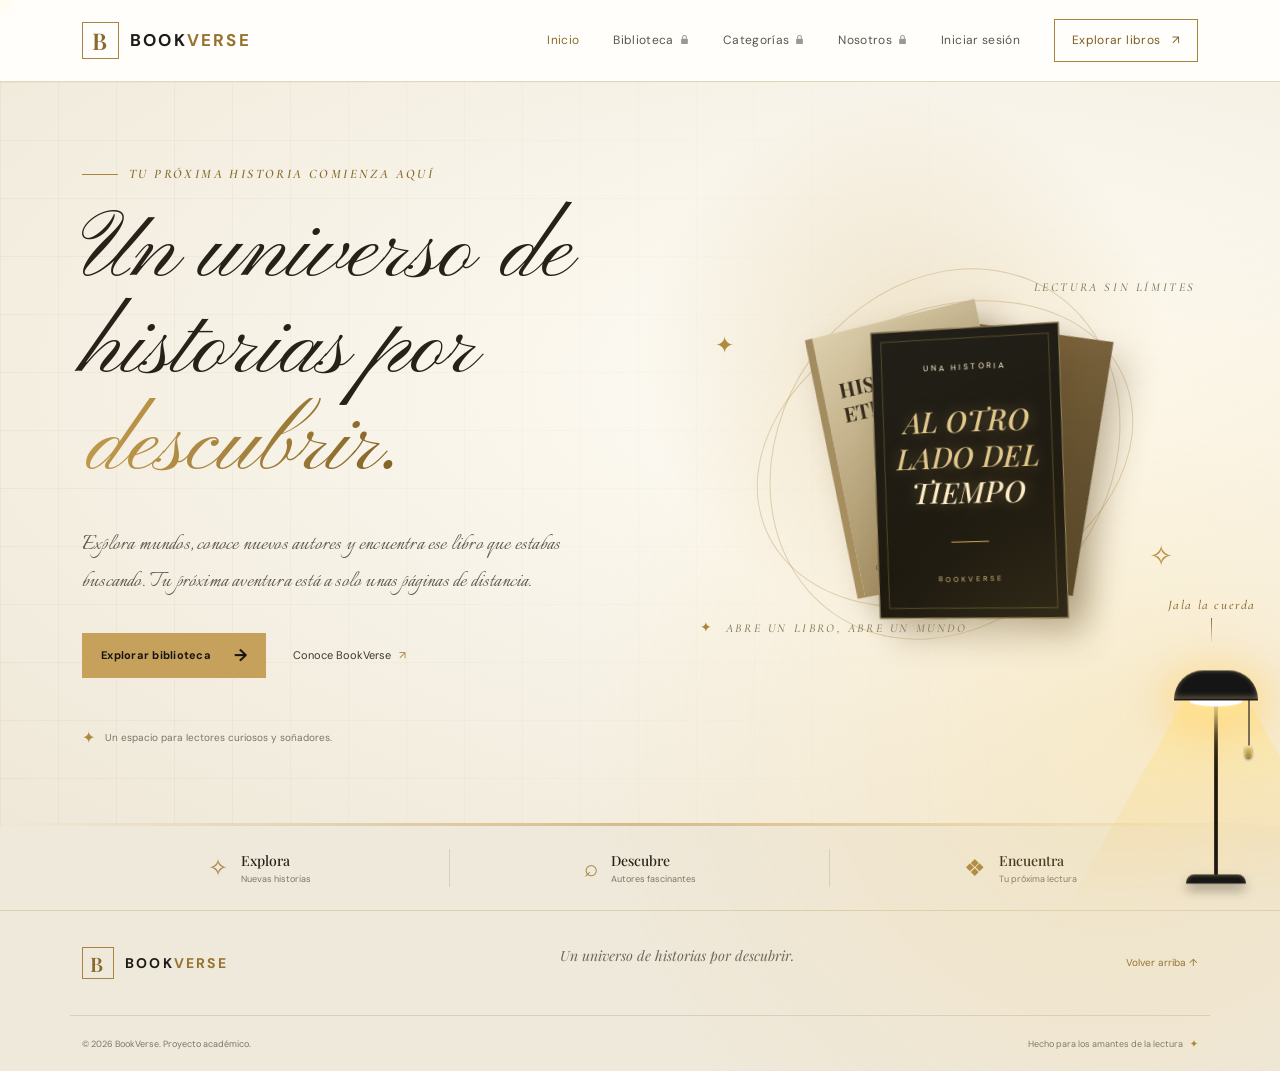
<file: index.html>
<!DOCTYPE html>
<html lang="es">
<head>
    <meta charset="UTF-8">
    <meta name="viewport" content="width=device-width, initial-scale=1.0">
    <meta name="description" content="BookVerse, un universo de historias por descubrir. Explora libros, autores y categorías literarias.">
    <title>BookVerse | Biblioteca virtual</title>
    <link rel="preconnect" href="https://fonts.googleapis.com">
    <link rel="preconnect" href="https://fonts.gstatic.com" crossorigin>
    <link href="https://fonts.googleapis.com/css2?family=Cormorant+Garamond:ital,wght@1,500;1,600&family=DM+Sans:wght@400;500;600;700&family=Italianno&family=Pinyon+Script&family=Playfair+Display:ital,wght@0,500;0,600;0,700;1,500;1,600&display=swap" rel="stylesheet">
    <link href="https://cdn.jsdelivr.net/npm/bootstrap@5.3.3/dist/css/bootstrap.min.css" rel="stylesheet">
    <link rel="stylesheet" href="css/styles.css">
    <link rel="stylesheet" href="css/theme.css">
    <meta name="theme-color" content="#111110">
    <!-- tema claro/oscuro + lámpara: va en <head> para aplicar el tema antes de pintar -->
    <script src="js/theme.js"></script>
</head>
<body>
    <header class="site-header">
        <div class="container header-content">
            <a class="brand" href="#inicio" aria-label="BookVerse, ir al inicio">
                <span class="brand-mark" aria-hidden="true">B</span>
                <span>BOOK<span class="gold-text">VERSE</span></span>
            </a>

            <button class="menu-toggle" id="menuToggle" aria-label="Abrir menú" aria-expanded="false">
                <span></span><span></span><span></span>
            </button>

            <nav class="main-nav" id="mainNav">
                <a class="nav-link active" href="#inicio" data-nav="inicio">Inicio</a>
                <a class="nav-link" href="#biblioteca" data-nav="biblioteca" data-protected>Biblioteca<svg class="lock" viewBox="0 0 12 14" width="9" height="11" aria-hidden="true"><rect x="1.5" y="6" width="9" height="7" rx="1" fill="currentColor"/><path d="M3.5 6V4.2a2.5 2.5 0 0 1 5 0V6" fill="none" stroke="currentColor" stroke-width="1.4"/></svg></a>
                <a class="nav-link" href="#categorias" data-nav="categorias" data-protected>Categorías<svg class="lock" viewBox="0 0 12 14" width="9" height="11" aria-hidden="true"><rect x="1.5" y="6" width="9" height="7" rx="1" fill="currentColor"/><path d="M3.5 6V4.2a2.5 2.5 0 0 1 5 0V6" fill="none" stroke="currentColor" stroke-width="1.4"/></svg></a>
                <a class="nav-link" href="#nosotros" data-nav="nosotros" data-protected>Nosotros<svg class="lock" viewBox="0 0 12 14" width="9" height="11" aria-hidden="true"><rect x="1.5" y="6" width="9" height="7" rx="1" fill="currentColor"/><path d="M3.5 6V4.2a2.5 2.5 0 0 1 5 0V6" fill="none" stroke="currentColor" stroke-width="1.4"/></svg></a>
                <a class="nav-link" id="panelLink" href="#" hidden>Mi panel</a>
                <a class="nav-link" id="authLink" href="login/index.html">Iniciar sesión</a>
                <a class="nav-cta" href="#biblioteca">Explorar libros <span>↗</span></a>
            </nav>
        </div>
    </header>

    <main>
        <section class="hero view" id="inicio" data-view="inicio">
            <div class="hero-glow"></div>
            <div class="container hero-grid">
                <div class="hero-copy">
                    <span class="eyebrow"><span class="eyebrow-line"></span> TU PRÓXIMA HISTORIA COMIENZA AQUÍ</span>
                    <h1 class="script-title">Un universo de<br>historias por<br><span class="gold-script">descubrir.</span></h1>
                    <p class="hero-description">Explora mundos, conoce nuevos autores y encuentra ese libro que estabas buscando. Tu próxima aventura está a solo unas páginas de distancia.</p>
                    <div class="hero-actions">
                        <a href="#biblioteca" class="button button-gold">Explorar biblioteca <span>→</span></a>
                        <a href="#nosotros" class="text-link">Conoce BookVerse <span>↗</span></a>
                    </div>
                    <div class="hero-note">
                        <span class="note-star">✦</span>
                        <span>Un espacio para lectores curiosos y soñadores.</span>
                    </div>
                </div>

                <div class="hero-art" aria-label="Composición decorativa de libros">
                    <div class="art-orbit orbit-one"></div>
                    <div class="art-orbit orbit-two"></div>
                    <div class="floating-label label-top">LECTURA SIN LÍMITES</div>
                    <div class="book-stack">
                        <div class="book book-back"><span>EL ARTE DE<br>IMAGINAR</span><small>BOOKVERSE EDITION</small></div>
                        <div class="book book-middle"><span>HISTORIAS<br>ETERNA<span class="book-italic">S</span></span><small>COLECCIÓN CLÁSICOS</small></div>
                        <div class="book book-front"><span class="front-kicker">UNA HISTORIA</span><strong>AL OTRO<br>LADO DEL<br><i>TIEMPO</i></strong><span class="front-rule"></span><small>BOOKVERSE</small></div>
                    </div>
                    <div class="floating-label label-bottom"><span>✦</span> ABRE UN LIBRO, ABRE UN MUNDO</div>
                    <div class="sparkle sparkle-one">✦</div>
                    <div class="sparkle sparkle-two">✧</div>
                </div>
            </div>
            <div class="hero-bottom-line"></div>
        </section>

        <section class="stats-strip view" data-view="inicio" aria-label="Características de BookVerse">
            <div class="container stats-grid">
                <div class="stat"><span class="stat-icon">✧</span><div><strong>Explora</strong><small>Nuevas historias</small></div></div>
                <div class="stat"><span class="stat-icon">⌕</span><div><strong>Descubre</strong><small>Autores fascinantes</small></div></div>
                <div class="stat"><span class="stat-icon">❖</span><div><strong>Encuentra</strong><small>Tu próxima lectura</small></div></div>
            </div>
        </section>

        <section class="section library-section view" id="biblioteca" data-view="biblioteca" hidden>
            <div class="container">
                <div class="section-heading">
                    <div>
                        <span class="eyebrow dark-eyebrow"><span class="eyebrow-line"></span> UNA SELECCIÓN PARA TI</span>
                        <h2>Libros que merecen<br>un lugar en tu <span class="gold-text italic">historia.</span></h2>
                    </div>
                    <p>Déjate llevar por historias inolvidables. Explora nuestra selección destacada y encuentra inspiración en cada página.</p>
                </div>

                <div class="catalog-toolbar">
                    <label class="search-box" for="bookSearch">
                        <span aria-hidden="true">⌕</span>
                        <input type="search" id="bookSearch" placeholder="Buscar por título o autor..." autocomplete="off">
                        <kbd>BUSCAR</kbd>
                    </label>
                    <div class="catalog-meta">
                        <button class="genre-chip" id="genreChip" type="button" hidden>Género: <b id="genreName"></b> <span aria-hidden="true">✕</span><span class="sr-only"> (quitar filtro)</span></button>
                        <span class="catalog-count" id="catalogCount" aria-live="polite">6 libros destacados</span>
                    </div>
                </div>

                <div class="books-grid" id="booksGrid">
                    <article class="book-card" data-search="cien años de soledad gabriel garcia marquez realismo magico">
                        <div class="cover cover-one"><span class="cover-top">GABRIEL GARCÍA MÁRQUEZ</span><strong>CIEN AÑOS<br>DE SOLEDAD</strong><span class="cover-decoration">✺</span><small>UNA OBRA MAESTRA</small></div>
                        <div class="book-info"><span class="book-category">REALISMO MÁGICO</span><h3>Cien años de soledad</h3><p>Gabriel García Márquez</p></div>
                    </article>
                    <article class="book-card" data-search="orgullo y prejuicio jane austen romance clasico">
                        <div class="cover cover-two"><span class="cover-top">JANE AUSTEN</span><strong>ORGULLO<br><i>Y</i> PREJUICIO</strong><span class="cover-decoration">❀</span><small>EDICIÓN CLÁSICA</small></div>
                        <div class="book-info"><span class="book-category">ROMANCE</span><h3>Orgullo y prejuicio</h3><p>Jane Austen</p></div>
                    </article>
                    <article class="book-card" data-search="el principito antoine de saint exupery fantasia">
                        <div class="cover cover-three"><span class="cover-top">ANTOINE DE SAINT-EXUPÉRY</span><strong>EL<br>PRINCIPITO</strong><span class="cover-decoration">✧</span><small>UNA HISTORIA PARA SIEMPRE</small></div>
                        <div class="book-info"><span class="book-category">FANTASÍA</span><h3>El principito</h3><p>Antoine de Saint-Exupéry</p></div>
                    </article>
                    <article class="book-card" data-search="1984 george orwell distopia ciencia ficcion">
                        <div class="cover cover-four"><span class="cover-top">GEORGE ORWELL</span><strong>1984</strong><span class="cover-decoration">◉</span><small>EL FUTURO TE OBSERVA</small></div>
                        <div class="book-info"><span class="book-category">DISTOPÍA</span><h3>1984</h3><p>George Orwell</p></div>
                    </article>
                    <article class="book-card" data-search="el gran gatsby f scott fitzgerald clasico">
                        <div class="cover cover-five"><span class="cover-top">F. SCOTT FITZGERALD</span><strong>EL GRAN<br>GATSBY</strong><span class="cover-decoration">✦</span><small>UN CLÁSICO MODERNO</small></div>
                        <div class="book-info"><span class="book-category">CLÁSICO</span><h3>El gran Gatsby</h3><p>F. Scott Fitzgerald</p></div>
                    </article>
                    <article class="book-card" data-search="la sombra del viento carlos ruiz zafon misterio">
                        <div class="cover cover-six"><span class="cover-top">CARLOS RUIZ ZAFÓN</span><strong>LA SOMBRA<br>DEL VIENTO</strong><span class="cover-decoration">⌁</span><small>EL CEMENTERIO DE LOS LIBROS OLVIDADOS</small></div>
                        <div class="book-info"><span class="book-category">MISTERIO</span><h3>La sombra del viento</h3><p>Carlos Ruiz Zafón</p></div>
                    </article>
                </div>
                <p class="empty-state" id="emptyState" hidden>No encontramos libros con esa búsqueda. Intenta con otro título o autor.</p>
                <p class="demo-note">Catálogo de demostración: en la siguiente etapa conectaremos esta sección con Open Library.</p>
            </div>
        </section>

        <section class="categories-section view" id="categorias" data-view="categorias" hidden>
            <div class="container">
                <div class="categories-heading">
                    <div><span class="eyebrow"><span class="eyebrow-line"></span> ENCUENTRA TU GÉNERO</span><h2>¿Qué historia<br>quieres <span class="gold-text italic">vivir hoy?</span></h2></div>
                    <p>Cada género es una puerta a un mundo diferente. Elige el camino que más te inspire.</p>
                </div>
                <div class="category-grid">
                    <a href="#biblioteca/romance" class="category-card"><span class="category-number">01</span><span class="category-symbol">♡</span><strong>Romance</strong><small>Historias que emocionan</small><span class="category-arrow">↗</span></a>
                    <a href="#biblioteca/misterio" class="category-card"><span class="category-number">02</span><span class="category-symbol">◇</span><strong>Misterio</strong><small>Secretos por descubrir</small><span class="category-arrow">↗</span></a>
                    <a href="#biblioteca/fantasia" class="category-card"><span class="category-number">03</span><span class="category-symbol">✧</span><strong>Fantasía</strong><small>Más allá de lo imaginable</small><span class="category-arrow">↗</span></a>
                    <a href="#biblioteca/ciencia-ficcion" class="category-card"><span class="category-number">04</span><span class="category-symbol">⌘</span><strong>Ciencia ficción</strong><small>Otros mundos y futuros</small><span class="category-arrow">↗</span></a>
                </div>
            </div>
        </section>

        <section class="about-section view" id="nosotros" data-view="nosotros" hidden>
            <div class="container about-grid">
                <div class="about-emblem"><span class="emblem-ring"></span><span class="emblem-book">B</span><span class="emblem-caption">BOOKVERSE · LECTURA · INSPIRACIÓN</span></div>
                <div class="about-copy">
                    <span class="eyebrow dark-eyebrow"><span class="eyebrow-line"></span> MÁS QUE UNA BIBLIOTECA</span>
                    <h2>Las mejores aventuras<br>comienzan con una <span class="gold-text italic">página.</span></h2>
                    <p>BookVerse es un espacio creado para quienes encuentran en los libros una forma de explorar, aprender y soñar. Queremos acercarte a nuevas historias y ayudarte a descubrir lecturas que dejen huella.</p>
                    <a href="#biblioteca" class="button button-dark">Descubre tu próximo libro <span>→</span></a>
                </div>
            </div>
        </section>
    </main>

    <footer class="site-footer">
        <div class="container footer-main">
            <a class="brand footer-brand" href="#inicio"><span class="brand-mark" aria-hidden="true">B</span><span>BOOK<span class="gold-text">VERSE</span></span></a>
            <p>Un universo de historias por descubrir.</p>
            <a href="#inicio" class="back-top">Volver arriba ↑</a>
        </div>
        <div class="container footer-bottom"><span>© <span id="currentYear"></span> BookVerse. Proyecto académico.</span><span>Hecho para los amantes de la lectura <b>✦</b></span></div>
    </footer>

    <script src="js/main.js"></script>
</body>
</html>
</file>
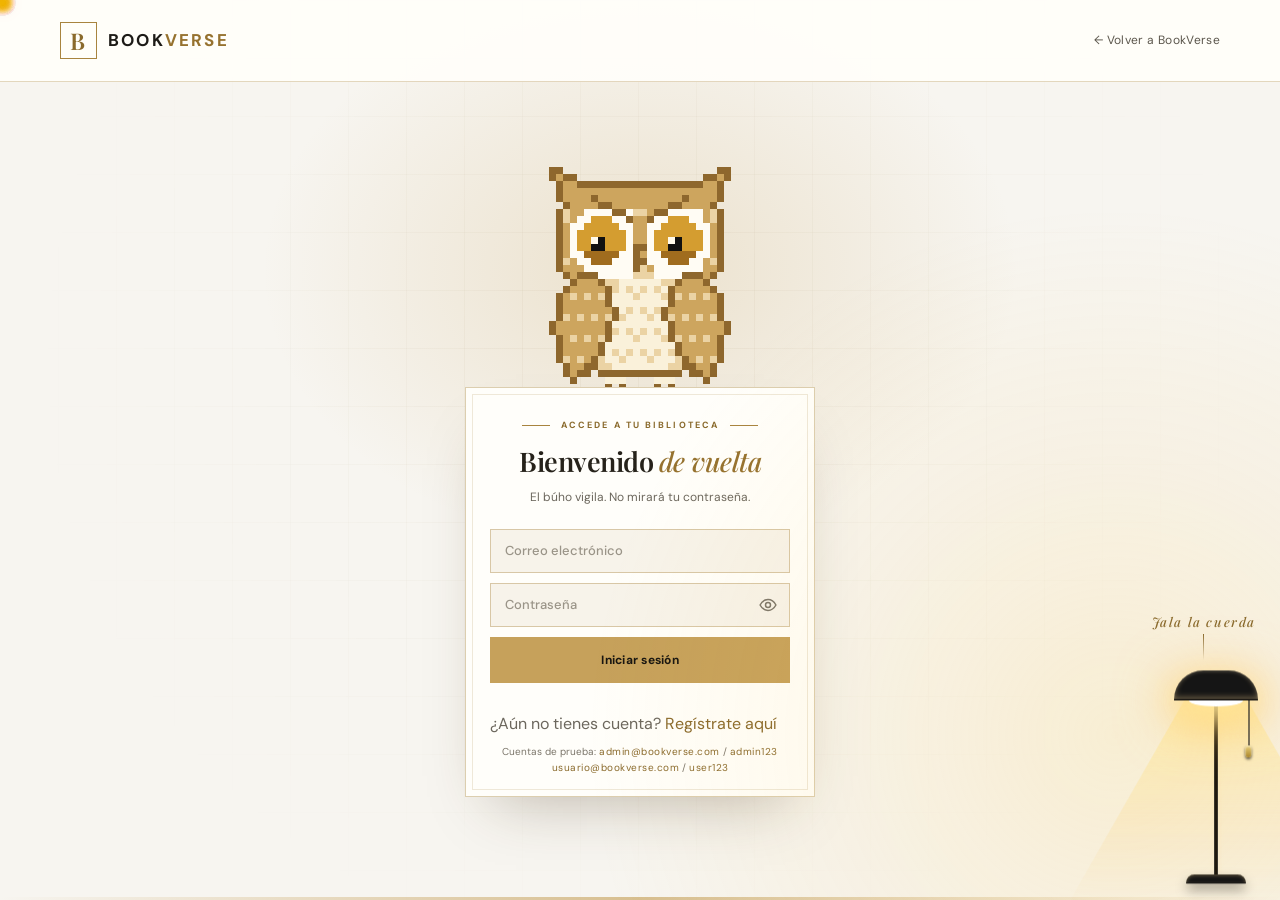
<file: login/index.html>
<!DOCTYPE html>
<html lang="es">
<head>
    <meta charset="UTF-8">
    <meta name="viewport" content="width=device-width, initial-scale=1.0">
    <meta name="description" content="Inicia sesión en BookVerse, tu biblioteca virtual.">
    <title>Iniciar sesión | BookVerse</title>
    <!-- Login con búho pixelado. Búho original: @codinvisual, t.me/CodinVisual. Uso libre en tu propio sitio; no revender el archivo original. -->
    <link rel="preconnect" href="https://fonts.googleapis.com">
    <link rel="preconnect" href="https://fonts.gstatic.com" crossorigin>
    <link href="https://fonts.googleapis.com/css2?family=DM+Sans:wght@400;500;600;700&family=Playfair+Display:wght@500;600;700&display=swap" rel="stylesheet">
    <!-- 1) estilos de BookVerse: colores (:root), tipografías, logo -->
    <link rel="stylesheet" href="../css/styles.css">
    <!-- 2) estilos del login: usan las variables de arriba -->
    <link rel="stylesheet" href="css/login.css">
    <!-- 3) tema claro/oscuro y lámpara (compartido con BookVerse) -->
    <link rel="stylesheet" href="../css/theme.css">
    <script src="../js/theme.js"></script>
</head>
<body class="login-page">
<section class="owl-login">
    <header class="login-top">
        <a class="brand" href="../index.html" aria-label="BookVerse, volver al inicio">
            <span class="brand-mark" aria-hidden="true">B</span>
            <span>BOOK<span class="gold-text">VERSE</span></span>
        </a>
        <a class="login-back" href="../index.html">← Volver a BookVerse</a>
    </header>

    <canvas class="owl" width="44" height="38" aria-hidden="true"></canvas>
    <form class="owl-form" novalidate>
        <span class="eyebrow"><span class="eyebrow-line"></span> ACCEDE A TU BIBLIOTECA <span class="eyebrow-line"></span></span>
        <h1>Bienvenido <span class="gold-text italic">de vuelta</span></h1>
        <p class="lead">El búho vigila. No mirará tu contraseña.</p>
        <label class="sr" for="ol-mail">Correo electrónico</label>
        <input id="ol-mail" type="email" autocomplete="email" placeholder="Correo electrónico">
        <label class="sr" for="ol-pass">Contraseña</label>
        <div class="pass">
            <input id="ol-pass" type="password" autocomplete="current-password" placeholder="Contraseña">
            <button class="show" type="button" aria-label="Mostrar contraseña" aria-pressed="false">
                <svg viewBox="0 0 24 24" width="20" height="20" fill="none" stroke="currentColor" stroke-width="1.8" stroke-linecap="round" aria-hidden="true">
                    <path d="M2.5 12S6 5.5 12 5.5 21.5 12 21.5 12 18 18.5 12 18.5 2.5 12 2.5 12Z"/><circle cx="12" cy="12" r="3"/><path class="slash" d="M4 4l16 16"/>
                </svg>
            </button>
        </div>
        <button class="go" type="submit">Iniciar sesión</button>
        <p class="note" role="status"></p>
        <p class="register-prompt">¿Aún no tienes cuenta? <a href="registro.html">Regístrate aquí</a></p>
        <p class="demo-hint">Cuentas de prueba: <code>admin@bookverse.com</code> / <code>admin123</code><br><code>usuario@bookverse.com</code> / <code>user123</code></p>
    </form>
</section>

<!-- El orden importa: cada script usa las variables del anterior -->
<script src="js/config.js"></script>
<script src="js/sprites.js"></script>
<script src="js/owl.js"></script>
<script src="js/login.js"></script>
</body>
</html>
</file>
<file: css/styles.css>
/* BOOKVERSE - Etapa 1: estilos generales */
:root {
    --black: #111110;
    --black-soft: #191816;
    --black-card: #201e1a;
    --gold: #c6a15b;
    --gold-light: #e2c98f;
    --cream: #f7f5f0;
    --white: #fffefa;
    --text: #292722;
    --muted: #77736b;
    --line: rgba(198, 161, 91, .25);
    --serif: "Playfair Display", Georgia, serif;
    --sans: "DM Sans", Arial, sans-serif;
}
* { box-sizing: border-box; margin: 0; padding: 0; }
html { scroll-behavior: smooth; scroll-padding-top: 86px; }
body { font-family: var(--sans); color: var(--text); background: var(--cream); line-height: 1.6; }
a { color: inherit; text-decoration: none; }
button, input { font: inherit; }
.container { width: min(1160px, calc(100% - 48px)); margin: 0 auto; }
.gold-text { color: var(--gold); }
.italic { font-style: italic; font-weight: 500; }

/* Encabezado */
.site-header { height: 82px; background: rgba(17,17,16,.98); border-bottom: 1px solid rgba(198,161,91,.16); position: sticky; top: 0; z-index: 100; }
.header-content { height: 100%; display: flex; align-items: center; justify-content: space-between; }
.brand { display: inline-flex; align-items: center; gap: 11px; color: var(--white); font-size: 17px; font-weight: 700; letter-spacing: 2.2px; }
.brand-mark { width: 37px; height: 37px; display: grid; place-items: center; border: 1px solid var(--gold); color: var(--gold-light); font-family: var(--serif); font-size: 23px; font-weight: 600; }
.main-nav { display: flex; align-items: center; gap: 34px; color: #d4d0c8; font-size: 12px; letter-spacing: .35px; }
.nav-link { transition: color .2s; }
.nav-link:hover, .nav-link.active { color: var(--gold-light); }
.nav-cta { padding: 11px 17px; border: 1px solid var(--gold); color: var(--gold-light); transition: background .2s, color .2s; }
.nav-cta:hover { background: var(--gold); color: var(--black); }
.nav-cta span { margin-left: 8px; }
.menu-toggle { display: none; background: none; border: 0; cursor: pointer; }
.menu-toggle span { display: block; width: 24px; height: 2px; background: var(--gold); margin: 5px; }

/* Hero */
.hero { position: relative; overflow: hidden; background: var(--black); color: var(--white); min-height: 590px; display: flex; align-items: center; }
.hero:before { content: ""; position: absolute; inset: 0; opacity: .13; background-image: linear-gradient(rgba(255,255,255,.04) 1px, transparent 1px), linear-gradient(90deg, rgba(255,255,255,.04) 1px, transparent 1px); background-size: 58px 58px; mask-image: linear-gradient(to right, black, transparent 85%); }
.hero-glow { position: absolute; width: 550px; height: 550px; border-radius: 50%; right: 8%; top: 0; background: radial-gradient(circle, rgba(181,139,65,.14), transparent 68%); }
.hero-grid { position: relative; z-index: 1; display: grid; grid-template-columns: 1.05fr .95fr; align-items: center; gap: 50px; padding-top: 75px; padding-bottom: 75px; }
.eyebrow { display: inline-flex; align-items: center; gap: 11px; color: var(--gold-light); font-size: 9px; font-weight: 700; letter-spacing: 2.1px; }
.eyebrow-line { width: 28px; height: 1px; background: var(--gold); display: inline-block; }
.hero h1 { font: 500 clamp(43px, 5.1vw, 68px)/1.13 var(--serif); letter-spacing: -1.8px; margin: 25px 0 20px; }
.hero-description { max-width: 510px; color: #aaa69e; font-size: 14px; line-height: 1.9; }
.hero-actions { display: flex; align-items: center; gap: 27px; margin-top: 32px; }
.button { display: inline-flex; align-items: center; gap: 23px; padding: 14px 19px; font-size: 11px; font-weight: 700; letter-spacing: .25px; transition: transform .2s, background .2s; }
.button:hover { transform: translateY(-2px); }
.button-gold { color: #171511; background: var(--gold); }
.button-gold:hover { background: var(--gold-light); }
.button span { font-size: 17px; line-height: 1; }
.text-link { color: #e1ddd4; font-size: 11px; }
.text-link span { color: var(--gold); margin-left: 5px; }
.hero-note { display: flex; gap: 10px; align-items: center; color: #827e75; font-size: 10px; margin-top: 47px; }
.note-star { color: var(--gold); font-size: 16px; }
.hero-bottom-line { height: 3px; position: absolute; bottom: 0; left: 0; width: 100%; background: linear-gradient(90deg, transparent, var(--gold), transparent); opacity: .65; }

/* Composición decorativa de libros */
.hero-art { min-height: 405px; position: relative; display: grid; place-items: center; }
.art-orbit { position: absolute; border: 1px solid rgba(198,161,91,.2); border-radius: 50%; transform: rotate(-23deg); }
.orbit-one { width: 390px; height: 290px; }
.orbit-two { width: 330px; height: 390px; transform: rotate(35deg); }
.book-stack { position: relative; width: 310px; height: 330px; transform: perspective(900px) rotateY(-10deg) rotateZ(-3deg); }
.book { position: absolute; box-shadow: 14px 18px 35px rgba(0,0,0,.42); display: flex; flex-direction: column; justify-content: space-between; padding: 21px 17px; overflow: hidden; }
.book-back { width: 170px; height: 250px; top: 45px; right: 8px; background: linear-gradient(145deg,#8a7045,#3e3425); color: #f4dfad; transform: rotate(12deg); border-left: 7px solid #5b482c; }
.book-middle { width: 180px; height: 270px; top: 25px; left: 35px; background: linear-gradient(150deg,#ddd0ae,#88734d); color: #302719; transform: rotate(-9deg); border-left: 8px solid #a18b61; }
.book-front { width: 190px; height: 290px; top: 40px; left: 82px; background: linear-gradient(145deg,#282722,#0d0d0c 72%); color: var(--gold-light); border: 1px solid rgba(226,201,143,.6); transform: rotate(3deg); align-items: center; text-align: center; }
.book-front:before { content: ""; position: absolute; inset: 9px; border: 1px solid rgba(198,161,91,.32); pointer-events: none; }
.book-front .front-kicker { font-size: 7px; letter-spacing: 2px; margin-top: 12px; }
.book-front strong { font: 600 25px/1.2 var(--serif); letter-spacing: 1px; }
.book-front strong i { font-weight: 500; color: #fff5dc; }
.front-rule { width: 35px; height: 1px; background: var(--gold); }
.book-front small { font-size: 7px; letter-spacing: 3px; margin-bottom: 12px; }
.book-middle span { font: 700 21px/1.2 var(--serif); margin-top: 25px; }
.book-middle small, .book-back small { font-size: 6px; letter-spacing: 1.5px; }
.book-back span { font: 600 17px/1.3 var(--serif); margin-top: 35px; }
.floating-label { position: absolute; color: #aaa18e; font-size: 8px; letter-spacing: 2px; }
.label-top { top: 29px; right: 2px; }
.label-bottom { bottom: 22px; left: 8px; }
.label-bottom span { color: var(--gold); font-size: 14px; margin-right: 6px; }
.sparkle { position: absolute; color: var(--gold-light); }
.sparkle-one { top: 75px; left: 23px; font-size: 23px; }
.sparkle-two { right: 25px; bottom: 77px; font-size: 29px; }

/* Franja de características */
.stats-strip { background: #201e1a; color: var(--white); border-bottom: 1px solid rgba(198,161,91,.17); }
.stats-grid { display: grid; grid-template-columns: repeat(3,1fr); padding: 23px 0; }
.stat { display: flex; align-items: center; justify-content: center; gap: 13px; border-right: 1px solid rgba(255,255,255,.1); }
.stat:last-child { border: 0; }
.stat-icon { color: var(--gold); font-size: 24px; }
.stat strong, .stat small { display: block; }
.stat strong { font: 500 14px var(--serif); }
.stat small { color: #8f8a80; font-size: 9px; margin-top: 2px; }

/* Secciones generales */
.section { padding: 94px 0 90px; }
.library-section { background: var(--cream); }
.dark-eyebrow { color: #8a7045; }
.section-heading, .categories-heading { display: flex; justify-content: space-between; align-items: end; gap: 40px; }
.section-heading h2, .categories-heading h2, .about-copy h2 { font: 500 clamp(32px,4vw,47px)/1.2 var(--serif); color: var(--text); letter-spacing: -.8px; margin-top: 15px; }
.section-heading > p, .categories-heading > p { max-width: 340px; color: #77736b; font-size: 12px; line-height: 1.9; padding-bottom: 5px; }
.catalog-toolbar { display: flex; align-items: center; justify-content: space-between; gap: 20px; margin: 37px 0 25px; }
.search-box { height: 48px; width: min(430px,100%); display: flex; align-items: center; gap: 12px; background: #fffefa; border: 1px solid #e5e0d5; padding: 0 14px; }
.search-box > span { font-size: 23px; color: #9a7c48; }
.search-box input { border: 0; outline: 0; background: transparent; width: 100%; color: var(--text); font-size: 11px; }
.search-box input::placeholder { color: #a7a196; }
.search-box kbd { font-size: 8px; color: #9a7c48; letter-spacing: 1px; white-space: nowrap; }
.catalog-count { color: #89847a; font-size: 10px; }
.books-grid { display: grid; grid-template-columns: repeat(3,1fr); gap: 34px 25px; }
.book-card { min-width: 0; }
.cover { height: 260px; max-width: 100%; position: relative; display: flex; flex-direction: column; align-items: center; justify-content: space-between; text-align: center; padding: 25px 18px 20px; overflow: hidden; box-shadow: 5px 9px 17px rgba(38,31,20,.12); transition: transform .25s, box-shadow .25s; }
.book-card:hover .cover { transform: translateY(-5px); box-shadow: 7px 15px 23px rgba(38,31,20,.18); }
.cover:after { content: ""; position: absolute; inset: 8px; border: 1px solid rgba(255,255,255,.28); pointer-events: none; }
.cover-top, .cover small { font-size: 7px; letter-spacing: 1.6px; z-index: 1; }
.cover strong { font: 600 27px/1.18 var(--serif); z-index: 1; }
.cover-decoration { position: absolute; font-size: 86px; opacity: .16; top: 76px; }
.cover-one { background: radial-gradient(circle at 50% 45%,#b69b55,#46513c 75%); color: #fff6d9; }
.cover-two { background: linear-gradient(145deg,#e5c9a5,#a46f55); color: #4d2f2b; }
.cover-two:after { border-color: rgba(77,47,43,.35); }
.cover-two .cover-decoration { color: #f9e7c9; }
.cover-three { background: linear-gradient(145deg,#345e73,#182d42); color: #f6e5b8; }
.cover-four { background: radial-gradient(circle,#9b3c30,#3b1718 75%); color: #f3d9b1; }
.cover-four strong { font-size: 65px; }
.cover-five { background: linear-gradient(145deg,#d6b85f,#80602c); color: #292318; }
.cover-five:after { border-color: rgba(41,35,24,.4); }
.cover-six { background: linear-gradient(145deg,#52665c,#1d302d); color: #e8d8b3; }
.book-info { padding: 14px 2px 0; }
.book-category { color: #a1844e; font-size: 8px; font-weight: 700; letter-spacing: 1.5px; }
.book-info h3 { font: 600 17px var(--serif); margin: 4px 0 2px; color: #28251f; }
.book-info p { color: #89847a; font-size: 10px; }
.empty-state { padding: 30px 0; color: #77736b; font-size: 13px; text-align: center; }
.demo-note { margin-top: 27px; color: #999286; font-size: 10px; text-align: center; }

/* Categorías */
.categories-section { padding: 88px 0 95px; background: var(--black); color: var(--white); position: relative; overflow: hidden; }
.categories-section:after { content: "B"; position: absolute; right: 4%; bottom: -180px; color: rgba(198,161,91,.035); font: 600 400px var(--serif); pointer-events: none; }
.categories-heading { position: relative; z-index: 1; margin-bottom: 40px; }
.categories-heading h2 { color: var(--white); }
.categories-heading > p { color: #99948b; }
.category-grid { display: grid; grid-template-columns: repeat(4,1fr); gap: 13px; position: relative; z-index: 1; }
.category-card { position: relative; min-height: 185px; padding: 22px 19px; border: 1px solid rgba(198,161,91,.25); background: rgba(255,255,255,.025); display: flex; flex-direction: column; transition: background .25s, transform .25s, border .25s; }
.category-card:hover { background: rgba(198,161,91,.09); border-color: var(--gold); transform: translateY(-4px); }
.category-number { color: #74664c; font-size: 9px; letter-spacing: 1px; }
.category-symbol { color: var(--gold); font-size: 27px; margin: 12px 0 6px; }
.category-card strong { font: 500 19px var(--serif); }
.category-card small { color: #918c82; font-size: 9px; margin-top: 4px; }
.category-arrow { position: absolute; right: 18px; bottom: 18px; color: var(--gold); }

/* Nosotros */
.about-section { background: #fffefa; padding: 92px 0; }
.about-grid { display: grid; grid-template-columns: .85fr 1.15fr; align-items: center; gap: 95px; }
.about-emblem { width: 290px; height: 290px; border-radius: 50%; background: radial-gradient(circle,#27241e,#111110 70%); margin: auto; display: grid; place-items: center; position: relative; border: 1px solid rgba(198,161,91,.6); box-shadow: 0 0 0 12px #f5f0e5, 0 0 0 13px rgba(198,161,91,.28); }
.emblem-ring { position: absolute; inset: 20px; border: 1px solid rgba(198,161,91,.4); border-radius: 50%; }
.emblem-book { color: var(--gold-light); font: 600 115px var(--serif); }
.emblem-caption { position: absolute; bottom: 49px; color: #b9a77f; font-size: 7px; letter-spacing: 2.5px; }
.about-copy h2 { margin-bottom: 19px; }
.about-copy > p { max-width: 550px; color: #77736b; font-size: 12px; line-height: 2; }
.button-dark { background: var(--black); color: var(--gold-light); margin-top: 26px; }
.button-dark:hover { background: #302a20; }

/* Pie */
.site-footer { background: #111110; color: #d8d2c6; }
.footer-main { min-height: 105px; display: flex; align-items: center; justify-content: space-between; gap: 20px; border-bottom: 1px solid rgba(255,255,255,.1); }
.footer-main p { color: #8d887e; font: italic 14px var(--serif); }
.footer-brand { font-size: 14px; }
.footer-brand .brand-mark { width: 32px; height: 32px; font-size: 20px; }
.back-top { color: var(--gold-light); font-size: 10px; }
.footer-bottom { min-height: 55px; display: flex; justify-content: space-between; align-items: center; color: #77736b; font-size: 9px; }
.footer-bottom b { color: var(--gold); margin-left: 5px; }

/* Adaptación a pantallas */
@media (max-width: 900px) {
    .main-nav { gap: 19px; }
    .hero-grid { gap: 15px; }
    .hero-art { transform: scale(.88); }
    .books-grid { grid-template-columns: repeat(3,1fr); gap: 28px 17px; }
    .cover { height: 230px; }
    .about-grid { gap: 50px; }
}
@media (max-width: 680px) {
    .container { width: min(100% - 34px, 520px); }
    .site-header { height: 70px; }
    .menu-toggle { display: block; padding: 8px; }
    .main-nav { display: none; position: absolute; top: 70px; left: 0; right: 0; padding: 20px 25px 25px; background: #171614; border-top: 1px solid var(--line); flex-direction: column; align-items: stretch; gap: 0; }
    .main-nav.open { display: flex; }
    .nav-link { padding: 12px 0; border-bottom: 1px solid rgba(255,255,255,.07); }
    .nav-cta { margin-top: 15px; text-align: center; }
    .hero { min-height: auto; }
    .hero-grid { grid-template-columns: 1fr; padding-top: 66px; padding-bottom: 25px; }
    .hero h1 { font-size: clamp(43px, 12vw, 60px); }
    .hero-description { font-size: 13px; }
    .hero-note { margin-top: 30px; }
    .hero-art { min-height: 340px; transform: scale(.84); transform-origin: top center; margin-bottom: -35px; }
    .stats-grid { padding: 17px 0; }
    .stat { gap: 7px; }
    .stat-icon { font-size: 19px; }
    .stat strong { font-size: 11px; }
    .stat small { font-size: 8px; }
    .section { padding: 68px 0; }
    .section-heading, .categories-heading { display: block; }
    .section-heading > p, .categories-heading > p { margin-top: 18px; }
    .catalog-toolbar { align-items: flex-start; flex-direction: column; margin-top: 25px; gap: 10px; }
    .search-box { width: 100%; }
    .books-grid { grid-template-columns: repeat(2,minmax(0,1fr)); gap: 25px 14px; }
    .cover { height: 220px; padding: 20px 10px 16px; }
    .cover strong { font-size: 21px; }
    .cover-four strong { font-size: 55px; }
    .cover-top, .cover small { font-size: 6px; }
    .book-info h3 { font-size: 15px; }
    .categories-section { padding: 68px 0; }
    .category-grid { grid-template-columns: repeat(2,1fr); }
    .category-card { min-height: 165px; padding: 17px 14px; }
    .about-section { padding: 70px 0; }
    .about-grid { grid-template-columns: 1fr; gap: 55px; }
    .about-emblem { width: 235px; height: 235px; }
    .emblem-book { font-size: 95px; }
    .emblem-caption { bottom: 38px; font-size: 6px; }
    .about-copy h2 { font-size: 36px; }
    .footer-main { padding: 25px 0; flex-wrap: wrap; }
    .footer-main p { order: 3; width: 100%; }
    .footer-bottom { padding: 15px 0; flex-direction: column; align-items: flex-start; gap: 5px; }
}
@media (max-width: 370px) {
    .brand { font-size: 14px; }
    .hero-actions { align-items: center; flex-direction: column; gap: 17px; }
    .hero-art { transform: scale(.72); margin-bottom: -75px; }
    .books-grid { gap: 22px 10px; }
    .cover { height: 190px; }
}

/* ============================================================
   HERO CALIGRÁFICO
   Titular en letra de pluma, textos en cursiva y portada con brillo dorado.
   Para cambiar las letras, edita solo estas tres variables.
   ============================================================ */
:root {
    --script: "Pinyon Script", "Great Vibes", "Snell Roundhand", cursive;      /* titular */
    --script-soft: "Italianno", "Pinyon Script", "Snell Roundhand", cursive;   /* párrafo */
    --serif-italic: "Cormorant Garamond", "Playfair Display", Georgia, serif;  /* etiquetas */
    --gold-deep: #a8843f;
}

.hero { background: radial-gradient(ellipse at 72% 40%, #1b1913 0%, #111110 55%, #0c0c0b 100%); }

/* Etiqueta superior */
.hero .eyebrow { font: italic 600 13px/1 var(--serif-italic); letter-spacing: 2.4px; color: var(--gold-light); }
.hero .eyebrow-line { width: 36px; }

/* Titular: 3 líneas, letra de pluma, última palabra en degradado dorado */
.hero .script-title { font: 400 clamp(60px, 7.4vw, 96px)/1.02 var(--script); letter-spacing: 0; margin: 22px 0 22px; color: #f6f1e6; }
.hero .gold-script { display: inline-block; padding: 0 .14em .1em .04em; /* margen para que los rasgos largos no se corten */
    background: linear-gradient(100deg, var(--gold-light) 0%, var(--gold) 42%, var(--gold-deep) 100%);
    -webkit-background-clip: text; background-clip: text; -webkit-text-fill-color: transparent; color: transparent; }

/* Párrafo en cursiva fina */
.hero .hero-description { max-width: 520px; font: 400 clamp(21px, 2vw, 25px)/1.5 var(--script-soft); color: #cfc9bb; letter-spacing: .2px; }

/* Portada del libro principal */
.book-front { transform: rotate(1deg); background: linear-gradient(160deg, #1d1c18, #0b0b0a 72%); }
.book-front .front-kicker { font: 500 8px var(--sans); letter-spacing: 2.4px; color: #e9dfc7; }
.book-front strong { font: italic 500 29px/1.22 var(--serif); letter-spacing: .4px; color: var(--gold-light); text-shadow: 0 0 16px rgba(226, 201, 143, .38); }
.book-front strong i { font-weight: 500; color: #fff1cf; }
.front-rule { width: 38px; }

/* Etiquetas flotantes en cursiva */
.floating-label { font: italic 500 12px/1 var(--serif-italic); letter-spacing: 2.6px; color: #bdb298; }
.label-bottom span { font-style: normal; }

@media (max-width: 680px) {
    /* en teléfono todo el bloque de texto del hero va centrado; el título cabe en 3 líneas limpias */
    .hero-copy { text-align: center; display: flex; flex-direction: column; align-items: center; }
    .hero .eyebrow { justify-content: center; flex-wrap: wrap; font-size: 12px; letter-spacing: 2px; text-align: center; }
    .hero .eyebrow-line { width: 24px; }
    .hero .script-title { font-size: clamp(40px, 14vw, 66px); text-align: center; }
    .hero .hero-description { font-size: 21px; margin-inline: auto; text-align: center; }
    .hero-actions, .hero .hero-actions { align-items: center; justify-content: center; flex-direction: column; gap: 17px; width: 100%; }
    .hero-actions .button { justify-content: center; width: min(100%, 320px); }
    .hero-note { justify-content: center; text-align: center; }
}
@media (max-width: 370px) {
    .hero .script-title { font-size: 46px; }
    .hero .eyebrow { font-size: 11px; letter-spacing: 1.6px; }
}

/* ============================================================
   APARTADOS (vistas) Y ACCESO
   Cada <section class="view"> es un apartado; js/main.js muestra uno a la vez según el hash (#biblioteca, #categorias...).
   ============================================================ */
.view[hidden] { display: none !important; }
.view { animation: viewIn .45s ease both; }
@keyframes viewIn { from { opacity: 0; transform: translateY(10px); } to { opacity: 1; transform: none; } }
@media (prefers-reduced-motion: reduce) { .view { animation: none; } }
main { min-height: 62vh; }
.sr-only { position: absolute; width: 1px; height: 1px; overflow: hidden; clip-path: inset(50%); white-space: nowrap; }

/* candado en los apartados que piden sesión (solo se ve sin sesión iniciada) */
.nav-link .lock { display: none; margin-left: 6px; opacity: .6; vertical-align: -1px; }
body:not(.is-auth) .nav-link[data-protected] .lock { display: inline-block; }

/* filtro por género (llega desde Categorías) */
.catalog-meta { display: flex; align-items: center; justify-content: flex-end; flex-wrap: wrap; gap: 14px; }
.genre-chip { border: 1px solid var(--gold); background: rgba(198, 161, 91, .12); color: #6f5524; padding: 7px 11px; cursor: pointer;
    font: 600 10px var(--sans); letter-spacing: .4px; transition: background .2s; }
.genre-chip:hover { background: rgba(198, 161, 91, .24); }
@media (max-width: 680px) { .catalog-meta { justify-content: flex-start; } }
</file>
<file: css/theme.css>
/* ============================================================
   BOOKVERSE · TEMA CLARO / OSCURO + LÁMPARA
   Se carga DESPUÉS de styles.css. js/theme.js pone data-theme="light|dark" en <html>.
   Lámpara encendida = claro · apagada = oscuro.
   Para ajustar la lámpara: --lamp-scale (tamaño) y right/bottom de .bv-lamp.
   ============================================================ */

html[data-theme="dark"]  { color-scheme: dark;  background: #111110; }
html[data-theme="light"] { color-scheme: light; background: #f7f5f0; }

/* transición suave solo durante el cambio de tema */
html.theme-anim *, html.theme-anim *::before, html.theme-anim *::after {
    transition: background-color .7s ease, color .7s ease, border-color .7s ease, box-shadow .7s ease, fill .7s ease !important;
}

/* ============================================================
   TEMA OSCURO  (hero, categorías y pie ya eran oscuros: se oscurece el resto)
   ============================================================ */
html[data-theme="dark"] body { background: #121110; color: #e6e1d6; }

html[data-theme="dark"] .library-section { background: #151412; }
html[data-theme="dark"] .about-section { background: #131211; }
html[data-theme="dark"] .dark-eyebrow { color: var(--gold-light); }
html[data-theme="dark"] .section-heading h2,
html[data-theme="dark"] .about-copy h2 { color: #f3eee3; }
html[data-theme="dark"] .section-heading > p,
html[data-theme="dark"] .about-copy > p { color: #99948b; }

html[data-theme="dark"] .search-box { background: #1c1a17; border-color: rgba(198, 161, 91, .25); }
html[data-theme="dark"] .search-box input { color: var(--cream); }
html[data-theme="dark"] .search-box input::placeholder { color: #7d786d; }
html[data-theme="dark"] .search-box > span,
html[data-theme="dark"] .search-box kbd { color: var(--gold); }
html[data-theme="dark"] .catalog-count { color: #8f8a80; }
html[data-theme="dark"] .genre-chip { color: var(--gold-light); }

html[data-theme="dark"] .cover { box-shadow: 5px 9px 20px rgba(0, 0, 0, .5); }
html[data-theme="dark"] .book-card:hover .cover { box-shadow: 7px 15px 26px rgba(0, 0, 0, .62); }
html[data-theme="dark"] .book-category { color: var(--gold); }
html[data-theme="dark"] .book-info h3 { color: #f1ebdd; }
html[data-theme="dark"] .book-info p { color: #908b80; }
html[data-theme="dark"] .empty-state { color: #99948b; }
html[data-theme="dark"] .demo-note { color: #77736b; }

html[data-theme="dark"] .about-emblem { box-shadow: 0 0 0 12px #1b1915, 0 0 0 13px rgba(198, 161, 91, .32); }
html[data-theme="dark"] .button-dark { background: var(--gold); color: #171511; }
html[data-theme="dark"] .button-dark:hover { background: var(--gold-light); }

/* ============================================================
   TEMA CLARO
   ============================================================ */
html[data-theme="light"] body { background: #f7f5f0; }
html[data-theme="light"] .gold-text { color: #96722f; }
html[data-theme="light"] .eyebrow,
html[data-theme="light"] .hero .eyebrow { color: #8a6a2c; }
html[data-theme="light"] .eyebrow-line,
html[data-theme="light"] .hero .eyebrow-line { background: #a8843f; }

/* encabezado */
html[data-theme="light"] .site-header { background: rgba(255, 254, 250, .96); border-bottom-color: rgba(168, 132, 63, .32); backdrop-filter: blur(8px); }
html[data-theme="light"] .brand { color: #1d1b17; }
html[data-theme="light"] .brand-mark { border-color: #a8843f; color: #8a6a2c; }
html[data-theme="light"] .main-nav { color: #5b564c; }
html[data-theme="light"] .nav-link:hover,
html[data-theme="light"] .nav-link.active { color: #8a6a2c; }
html[data-theme="light"] .nav-cta { border-color: #a8843f; color: #7a5c22; }
html[data-theme="light"] .nav-cta:hover { background: var(--gold); color: #171511; }
html[data-theme="light"] .menu-toggle span { background: #8a6a2c; }
@media (max-width: 680px) {
    html[data-theme="light"] .main-nav { background: #fffefa; }
    html[data-theme="light"] .nav-link { border-bottom-color: rgba(40, 30, 10, .08); }
}

/* hero */
html[data-theme="light"] .hero { background: radial-gradient(ellipse at 72% 40%, #fffdf6 0%, #f6f1e5 55%, #efe8d8 100%); color: var(--text); }
html[data-theme="light"] .hero:before { opacity: .55; background-image: linear-gradient(rgba(120, 95, 40, .1) 1px, transparent 1px), linear-gradient(90deg, rgba(120, 95, 40, .1) 1px, transparent 1px); }
html[data-theme="light"] .hero-glow { background: radial-gradient(circle, rgba(198, 161, 91, .26), transparent 68%); }
html[data-theme="light"] .hero .script-title { color: #26221a; }
html[data-theme="light"] .hero .gold-script { background: linear-gradient(100deg, #c19a4b 0%, #a8843f 45%, #7d5f23 100%);
    -webkit-background-clip: text; background-clip: text; -webkit-text-fill-color: transparent; color: transparent; }
html[data-theme="light"] .hero .hero-description { color: #5f594e; }
html[data-theme="light"] .text-link { color: #3b362c; }
html[data-theme="light"] .text-link span { color: #a8843f; }
html[data-theme="light"] .hero-note { color: #7b756a; }
html[data-theme="light"] .note-star,
html[data-theme="light"] .sparkle { color: #b08a3f; }
html[data-theme="light"] .art-orbit { border-color: rgba(168, 132, 63, .32); }
html[data-theme="light"] .floating-label { color: #7e7458; }
html[data-theme="light"] .label-bottom span { color: #a8843f; }
html[data-theme="light"] .book { box-shadow: 14px 18px 32px rgba(70, 50, 20, .3); }

/* franja de características */
html[data-theme="light"] .stats-strip { background: #efe9db; color: var(--text); border-bottom-color: rgba(168, 132, 63, .25); }
html[data-theme="light"] .stat { border-right-color: rgba(40, 30, 10, .12); }
html[data-theme="light"] .stat-icon { color: #a8843f; }
html[data-theme="light"] .stat strong { color: #26221a; }
html[data-theme="light"] .stat small { color: #7b756a; }

/* categorías */
html[data-theme="light"] .categories-section { background: #f1ebde; color: var(--text); }
html[data-theme="light"] .categories-section:after { color: rgba(168, 132, 63, .09); }
html[data-theme="light"] .categories-heading h2 { color: #26221a; }
html[data-theme="light"] .categories-heading > p { color: #6c675d; }
html[data-theme="light"] .category-card { border-color: rgba(168, 132, 63, .35); background: rgba(255, 255, 255, .55); }
html[data-theme="light"] .category-card:hover { background: rgba(198, 161, 91, .17); border-color: #a8843f; }
html[data-theme="light"] .category-number { color: #a8843f; }
html[data-theme="light"] .category-symbol,
html[data-theme="light"] .category-arrow { color: #a8843f; }
html[data-theme="light"] .category-card strong { color: #26221a; }
html[data-theme="light"] .category-card small { color: #7b756a; }

/* pie */
html[data-theme="light"] .site-footer { background: #efe9db; color: #4a453b; }
html[data-theme="light"] .footer-main { border-bottom-color: rgba(40, 30, 10, .12); }
html[data-theme="light"] .footer-main p { color: #6c675d; }
html[data-theme="light"] .back-top { color: #8a6a2c; }
html[data-theme="light"] .footer-bottom { color: #7b756a; }
html[data-theme="light"] .footer-bottom b { color: #a8843f; }

/* ---------- Login y registro, tema claro ---------- */
html[data-theme="light"] body.login-page { background: var(--cream); }
html[data-theme="light"] .owl-login { color: var(--text);
    background: radial-gradient(540px 400px at 50% 30%, rgba(198, 161, 91, .24), transparent 70%), var(--cream); }
html[data-theme="light"] .owl-login:before { opacity: .55;
    background-image: linear-gradient(rgba(120, 95, 40, .1) 1px, transparent 1px), linear-gradient(90deg, rgba(120, 95, 40, .1) 1px, transparent 1px); }
html[data-theme="light"] .login-top { background: rgba(255, 254, 250, .96); border-bottom-color: rgba(168, 132, 63, .32); }
html[data-theme="light"] .login-back { color: #5b564c; }
html[data-theme="light"] .login-back:hover { color: #8a6a2c; }
html[data-theme="light"] .owl-form { background: #fffefa; border-color: rgba(168, 132, 63, .4); box-shadow: 0 30px 60px -30px rgba(70, 50, 20, .35); }
html[data-theme="light"] .owl-form:before { border-color: rgba(168, 132, 63, .18); }
html[data-theme="light"] .owl-form h1 { color: #26221a; }
html[data-theme="light"] .owl-form .lead { color: #6c675d; }
html[data-theme="light"] .owl-form input { background: #f7f3ea; color: #26221a; border-color: rgba(168, 132, 63, .4); }
html[data-theme="light"] .owl-form input::placeholder { color: #9a9488; }
html[data-theme="light"] .owl-form input:-webkit-autofill { -webkit-text-fill-color: #26221a; caret-color: #26221a; box-shadow: inset 0 0 0 100px #f7f3ea; }
html[data-theme="light"] .owl-form .show { color: #7b756a; }
html[data-theme="light"] .owl-form .note { color: #b4513c; }
html[data-theme="light"] .owl-form .demo-hint { color: #7b756a; }
html[data-theme="light"] .owl-form .demo-hint code { color: #8a6a2c; }
html[data-theme="light"] .register-prompt { color: #6c675d; }
html[data-theme="light"] .register-prompt a { color: #8a6a2c; }

html[data-theme="light"] .register-card { background: #fffefa; border-color: rgba(168, 132, 63, .35); box-shadow: 0 22px 60px rgba(70, 50, 20, .14); }
html[data-theme="light"] .register-card h1 { color: #26221a; }
html[data-theme="light"] .register-intro,
html[data-theme="light"] .register-note { color: #6c675d; }
html[data-theme="light"] #registerForm label { color: #3b362c; }
html[data-theme="light"] #registerForm input { color: #26221a; background: #f7f3ea; border-color: rgba(168, 132, 63, .4); }
html[data-theme="light"] .register-message.error { color: #b4513c; }
html[data-theme="light"] .register-message.success { color: #2f7a44; }

/* ============================================================
   LÁMPARA (adaptada de "Animated Lamp Login": misma estética, tamaño reducido y fija en pantalla)
   ============================================================ */
.bv-theme-root { --lamp-scale: .6; --lamp-right: 22px; --lamp-bottom: 16px; --lamp-h: 360px; --stem: 290px; }

.bv-lamp { position: fixed; right: var(--lamp-right); bottom: var(--lamp-bottom); z-index: 90;
    transform: scale(var(--lamp-scale)); transform-origin: bottom right; pointer-events: none; -webkit-tap-highlight-color: transparent; }
.bv-lamp-body { position: relative; display: flex; flex-direction: column; align-items: center; }

.bv-lamp .lamp-head { width: 140px; height: 50px; background: #151515; border-radius: 140px 140px 4px 4px;
    box-shadow: inset 0 2px 5px rgba(255, 255, 255, .1), 0 10px 20px rgba(0, 0, 0, .9);
    position: relative; z-index: 6; transition: box-shadow .4s ease; border-bottom: 2px solid #050505; }
.bv-lamp.on .lamp-head { box-shadow: inset 0 -3px 10px rgba(255, 220, 150, .4), inset 0 2px 5px rgba(255, 255, 255, .1); }

.bv-lamp .lamp-glow { position: absolute; top: 40px; width: 90px; height: 20px; background: #fff; border-radius: 50%;
    box-shadow: 0 0 40px 20px rgba(255, 230, 150, .9), 0 0 80px 40px rgba(255, 200, 100, .6);
    opacity: 0; transition: opacity .4s ease-in-out; z-index: 5; pointer-events: none; }
.bv-lamp.on .lamp-glow { opacity: 1; }

.bv-lamp .light-beam { position: absolute; top: 45px; width: 500px; height: 350px; clip-path: polygon(40% 0, 60% 0, 100% 100%, 0 100%);
    background: linear-gradient(to bottom, rgba(255, 230, 140, .8) 0%, rgba(255, 200, 80, .2) 60%, transparent 100%);
    opacity: 0; transition: opacity .4s ease-in-out; z-index: 3; pointer-events: none; filter: blur(8px); }
.bv-lamp.on .light-beam { opacity: .7; }

.bv-lamp .lamp-stem { width: 6px; height: var(--stem, 290px); background: linear-gradient(to right, #050505 0%, #2a2a2a 50%, #050505 100%);
    position: relative; z-index: 4; transition: background .4s ease, box-shadow .4s ease; }
.bv-lamp.on .lamp-stem { background: linear-gradient(to right, #050505 0%, #2a2010 50%, #050505 100%); box-shadow: 0 0 10px rgba(255, 200, 100, .15); }

.bv-lamp .lamp-base { width: 100px; height: 16px; background: #151515; border-radius: 30px 30px 4px 4px;
    box-shadow: inset 0 2px 5px rgba(255, 255, 255, .1), 0 10px 20px rgba(0, 0, 0, .9);
    position: relative; z-index: 5; transition: box-shadow .4s ease; border-bottom: 2px solid #050505; }
.bv-lamp.on .lamp-base { box-shadow: inset 0 2px 6px rgba(255, 220, 150, .3), 0 10px 20px rgba(0, 0, 0, .35); }

/* en tema oscuro la lámpara apagada se perdería sobre el fondo: un filo dorado muy fino la mantiene visible */
html[data-theme="dark"] .bv-lamp .lamp-head,
html[data-theme="dark"] .bv-lamp .lamp-base { background: #1a1917; box-shadow: inset 0 2px 5px rgba(255, 255, 255, .1), 0 0 0 1px rgba(198, 161, 91, .3), 0 10px 20px rgba(0, 0, 0, .9); }
html[data-theme="dark"] .bv-lamp .lamp-stem { background: linear-gradient(to right, #1a1917 0%, #4a4438 50%, #1a1917 100%); }

/* cuerda + tirador dorado */
.bv-lamp .string-svg { position: absolute; top: 45px; left: calc(50% + 55px); width: 2px; height: 2px; overflow: visible; z-index: 5; pointer-events: none; }
.bv-lamp .string-svg path { stroke: #222; stroke-width: 2; stroke-linecap: round; fill: none; }
html[data-theme="dark"] .bv-lamp .string-svg path { stroke: #5a5143; }   /* sobre fondo oscuro la cuerda necesita verse */

.bv-lamp .string-handle { position: absolute; top: 125px; left: calc(50% + 49px); width: 10px; height: 20px; padding: 0; border: 0;
    background: linear-gradient(to bottom, #ebd17a, #aa8529); border-radius: 5px;
    box-shadow: inset 0 2px 3px rgba(255, 255, 255, .5), 0 3px 5px rgba(0, 0, 0, .7);
    cursor: grab; z-index: 6; touch-action: none; user-select: none; pointer-events: auto;
    transition: transform .35s cubic-bezier(.2, .8, .2, 1); }
/* zona de toque ampliada: la lámpara está reducida y el tirador sería muy pequeño */
.bv-lamp .string-handle::before { content: ""; position: absolute; inset: -26px -28px -30px -28px; }
.bv-lamp .string-handle.dragging { cursor: grabbing; transition: none; }
.bv-lamp .string-handle:focus-visible { outline: 2px solid var(--gold-light); outline-offset: 8px; }
@media (hover: hover) { .bv-lamp .string-handle:hover { filter: brightness(1.12); } }

/* charco de luz cálido sobre toda la pantalla cuando la lámpara está encendida */
.bv-wash { position: fixed; right: 0; bottom: 0; width: 1100px; height: 1100px; max-width: 160vw; z-index: 80; pointer-events: none;
    transform: translate(35%, 35%) scale(.6); opacity: 0;
    background: radial-gradient(circle, rgba(255, 214, 110, .22) 0%, rgba(255, 200, 80, .08) 35%, transparent 68%);
    transition: opacity .8s ease, transform .8s ease; }
html[data-theme="light"] .bv-wash { opacity: 1; transform: translate(35%, 35%) scale(1); }

/* luciérnagas (solo con la lámpara encendida) */
.bv-theme-root .fireflies { position: fixed; inset: 0; pointer-events: none; z-index: 85; overflow: hidden; }
.bv-theme-root .firefly { position: absolute; top: 0; left: 0; border-radius: 50%; background: #f0b400;
    box-shadow: 0 0 8px 2px rgba(240, 180, 0, .7), 0 0 18px rgba(255, 179, 0, .45);
    animation: bvFirefly var(--duration) ease-in-out var(--delay) infinite alternate; }
@keyframes bvFirefly {
    0%   { transform: translate(var(--x1), var(--y1)); opacity: .35; }
    25%  { transform: translate(var(--x2), var(--y2)); opacity: .9; }
    50%  { transform: translate(var(--x3), var(--y3)); opacity: .5; }
    75%  { transform: translate(var(--x4), var(--y4)); opacity: .9; }
    100% { transform: translate(var(--x5), var(--y5)); opacity: .4; }
}

/* pista "Jala la cuerda" (desaparece tras usar la lámpara una vez) */
.bv-lamp-hint { position: fixed; z-index: 90; right: calc(var(--lamp-right) + 2px); bottom: calc(var(--lamp-bottom) + var(--lamp-h) * var(--lamp-scale) + 8px);
    display: flex; flex-direction: column; align-items: center; gap: 6px; pointer-events: none;
    font: italic 500 13px/1 var(--serif-italic, Georgia, serif); letter-spacing: 1.6px; color: var(--gold-light);
    transition: opacity .5s ease, transform .5s ease; }
html[data-theme="light"] .bv-lamp-hint { color: #8a6a2c; }
.bv-lamp-hint i { width: 1px; height: 26px; background: linear-gradient(to bottom, currentColor, transparent); animation: bvHintArrow 2s infinite; }
.bv-lamp-hint.gone { opacity: 0; transform: translateY(-14px); visibility: hidden; }
@keyframes bvHintArrow { 0%, 100% { transform: translateY(0); } 50% { transform: translateY(8px); } }

@media (max-width: 900px) { .bv-theme-root { --lamp-scale: .5; --lamp-right: 16px; } }
/* en móvil la lámpara es más baja (tallo corto) para no tapar el contenido, y se deja espacio al final de cada página */
@media (max-width: 680px) {
    .bv-theme-root { --lamp-scale: .5; --lamp-right: 8px; --lamp-bottom: 8px; --stem: 150px; --lamp-h: 220px; }
    .bv-lamp-hint { display: none; }
    .site-footer { padding-bottom: 96px; }
    .owl-login { padding-bottom: 120px; }
    .register-shell { padding-bottom: 120px; }
}

@media (prefers-reduced-motion: reduce) {
    .bv-theme-root .firefly, .bv-lamp-hint i { animation: none; }
    html.theme-anim *, html.theme-anim *::before, html.theme-anim *::after { transition: none !important; }
}
</file>
<file: login/css/login.css>
/* BookVerse · Login con búho (búho original: @codinvisual · t.me/CodinVisual)
   Los colores y tipografías NO se definen aquí: vienen de ../css/styles.css (:root)
   --black, --black-soft, --black-card, --gold, --gold-light, --cream, --white, --line, --serif, --sans
   Así, si cambias la paleta en BookVerse, el login cambia con ella. */

body.login-page { background: var(--black); }

.owl-login { --cell: 7px; --accent: var(--gold); position: relative; box-sizing: border-box; min-height: max(100vh, 680px); overflow: hidden;
  display: flex; flex-direction: column; align-items: center; justify-content: center; padding: 100px 20px 64px;
  background: radial-gradient(540px 400px at 50% 30%, rgba(198, 161, 91, .14), transparent 70%), var(--black);
  color: var(--cream); font-family: var(--sans); }
/* rejilla sutil y línea dorada inferior, igual que el hero de BookVerse */
.owl-login:before { content: ""; position: absolute; inset: 0; opacity: .13; pointer-events: none;
  background-image: linear-gradient(rgba(255, 255, 255, .04) 1px, transparent 1px), linear-gradient(90deg, rgba(255, 255, 255, .04) 1px, transparent 1px);
  background-size: 58px 58px; mask-image: radial-gradient(circle at 50% 40%, black, transparent 75%); }
.owl-login:after { content: ""; position: absolute; left: 0; bottom: 0; width: 100%; height: 3px; opacity: .65;
  background: linear-gradient(90deg, transparent, var(--gold), transparent); }

/* barra superior: lleva de vuelta a BookVerse */
.login-top { position: absolute; top: 0; left: 0; right: 0; z-index: 2; height: 82px; display: flex; align-items: center; justify-content: space-between;
  padding: 0 max(24px, calc((100% - 1160px) / 2)); border-bottom: 1px solid rgba(198, 161, 91, .16); background: rgba(17, 17, 16, .98); }
.login-back { color: #d4d0c8; font-size: 12px; letter-spacing: .35px; transition: color .2s; }
.login-back:hover { color: var(--gold-light); }

/* el búho se dibuja a un píxel por celda y se amplía sin suavizado, así se ve nítido */
.owl-login .owl { position: relative; z-index: 1; display: block; width: calc(44 * var(--cell)); height: calc(38 * var(--cell));
  margin-bottom: calc(-2.5 * var(--cell)); image-rendering: pixelated; }

.owl-form { position: relative; z-index: 1; width: min(350px, 100%); box-sizing: border-box; padding: 30px 24px 20px;
  background: var(--black-card); border: 1px solid var(--line); box-shadow: 0 30px 60px -30px rgba(0, 0, 0, .9); }
.owl-form:before { content: ""; position: absolute; inset: 6px; border: 1px solid rgba(198, 161, 91, .12); pointer-events: none; }
.owl-form .eyebrow { display: flex; justify-content: center; margin-bottom: 12px; }
.owl-form h1 { margin: 0; text-align: center; font: 600 27px/1.2 var(--serif); letter-spacing: -.5px; color: var(--white); }
.owl-form .lead { margin: 10px 0 20px; text-align: center; font: 400 12px/1.8 var(--sans); color: #918c82; }
.owl-form .sr { position: absolute; width: 1px; height: 1px; overflow: hidden; clip-path: inset(50%); white-space: nowrap; }
.owl-form input { display: block; width: 100%; box-sizing: border-box; height: 44px; margin: 0 0 10px; padding: 0 14px; border-radius: 0;
  border: 1px solid rgba(198, 161, 91, .25); background: var(--black-soft); color: var(--cream); font: 500 13px var(--sans); outline: 0;
  transition: border-color .15s ease-out, box-shadow .15s ease-out; }
.owl-form input::placeholder { color: #7d786d; }
.owl-form input:focus { border-color: var(--accent); box-shadow: 0 0 0 3px rgba(198, 161, 91, .16); }
/* el autocompletado de Chrome pinta el campo de blanco; lo mantenemos oscuro */
.owl-form input:-webkit-autofill { -webkit-text-fill-color: var(--cream); caret-color: var(--cream); box-shadow: inset 0 0 0 100px var(--black-soft); }
.owl-form .pass { position: relative; }
.owl-form .pass input { padding-right: 46px; }
.owl-form .show { position: absolute; top: 4px; right: 4px; width: 36px; height: 36px; display: grid; place-items: center; padding: 0;
  border: 0; border-radius: 0; background: none; color: #918c82; cursor: pointer; transition: color .15s ease-out; }
.owl-form .show .slash { opacity: 0; }
.owl-form .show[aria-pressed="true"] { color: var(--accent); }
.owl-form .show[aria-pressed="true"] .slash { opacity: 1; }
.owl-form .go { display: block; width: 100%; height: 46px; margin-top: 4px; border: 0; border-radius: 0; background: var(--gold);
  color: #171511; font: 700 12px var(--sans); letter-spacing: .25px; cursor: pointer; transition: transform .2s, background .2s; }
.owl-form .go:active { transform: scale(.98); }
.owl-form .go:disabled { cursor: default; }
.owl-form.done .go { background: var(--gold-light); }
.owl-form button:focus-visible { outline: 2px solid var(--accent); outline-offset: 2px; }
.owl-form .note { min-height: 18px; margin: 10px 0 0; text-align: center; font: 500 12px/1.4 var(--sans); color: #e0937f; }
.owl-form .demo-hint { margin: 8px 0 0; text-align: center; font-size: 10px; color: #8d887e; }
.owl-form .demo-hint code { color: var(--gold-light); font-family: inherit; letter-spacing: .5px; }
@media (hover: hover) {
  .owl-form .show:hover { color: var(--gold-light); }
  .owl-form .go:not(:disabled):hover { background: var(--gold-light); transform: translateY(-2px); }
}
@media (max-width: 680px) {
  .login-top { height: 70px; }
  .owl-login { padding-top: 90px; }
}
@media (max-width: 360px) { .owl-login { --cell: 6px; } }
</file>
